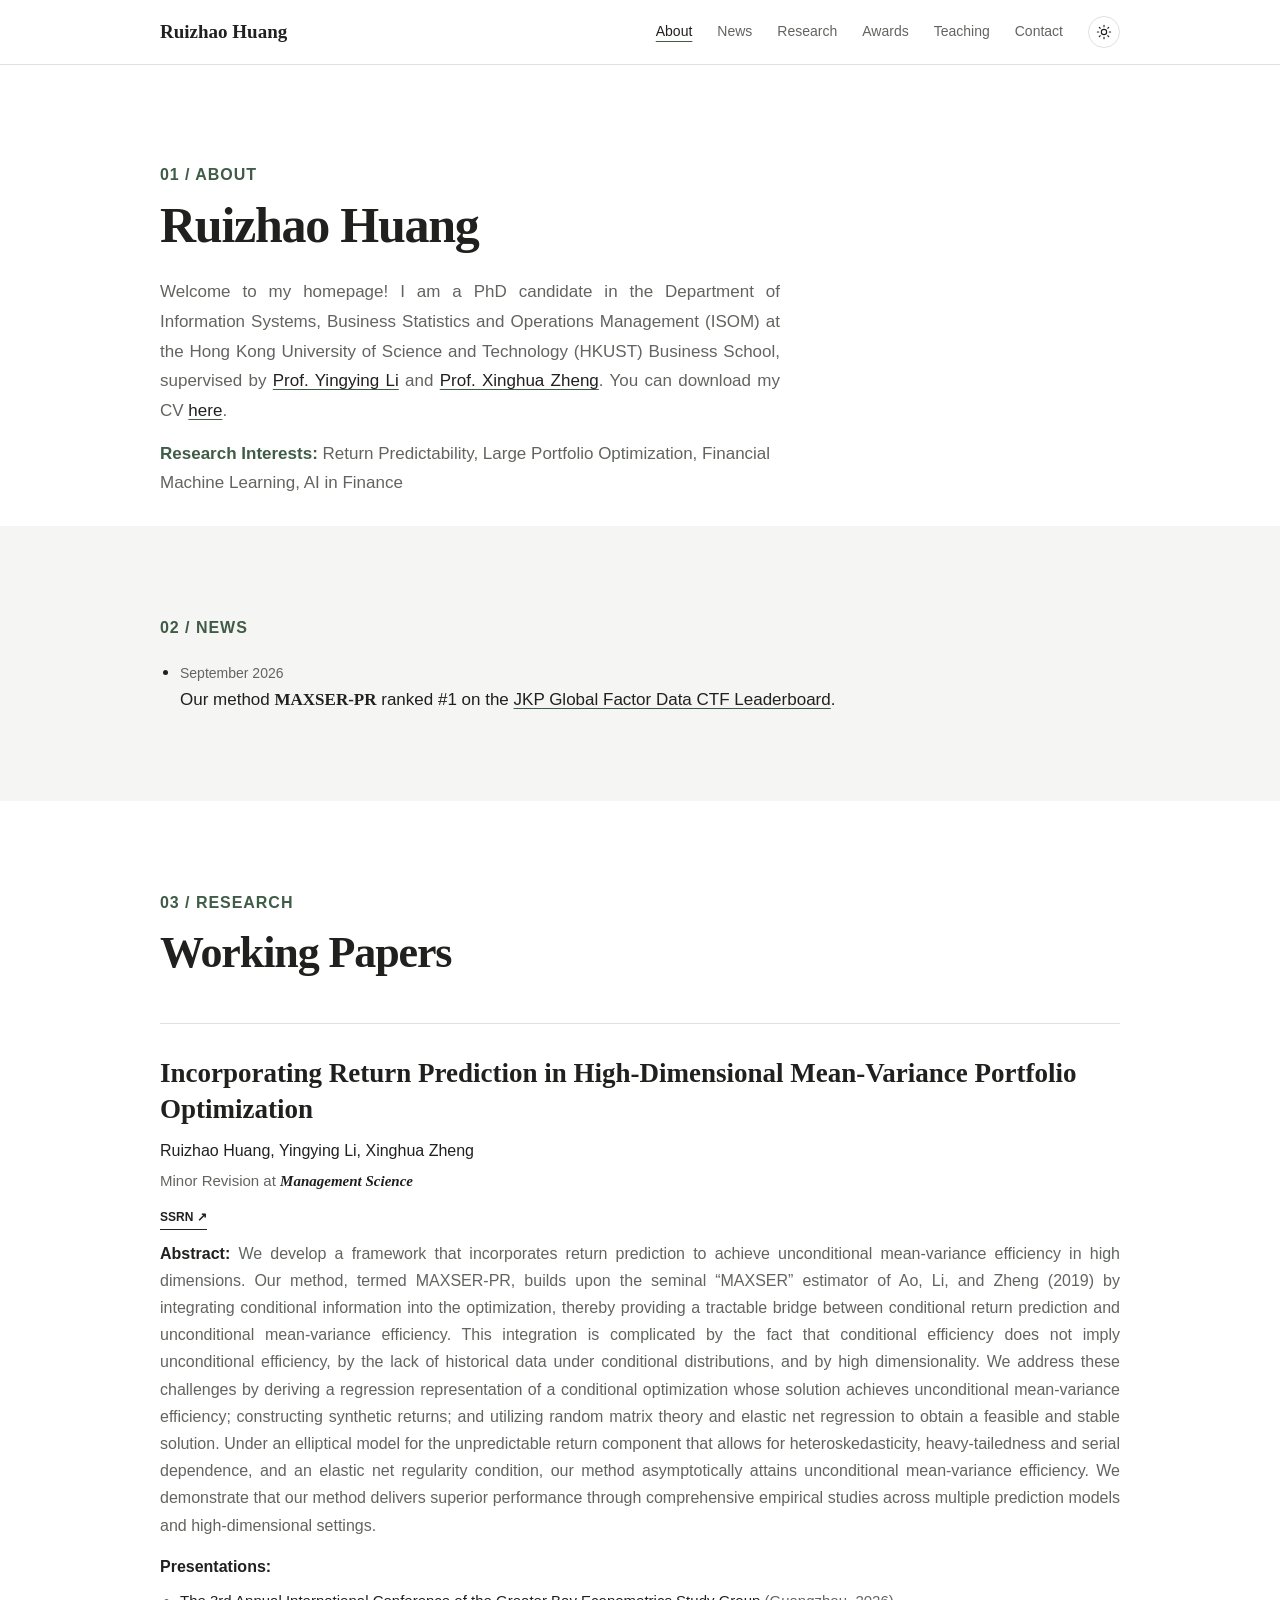
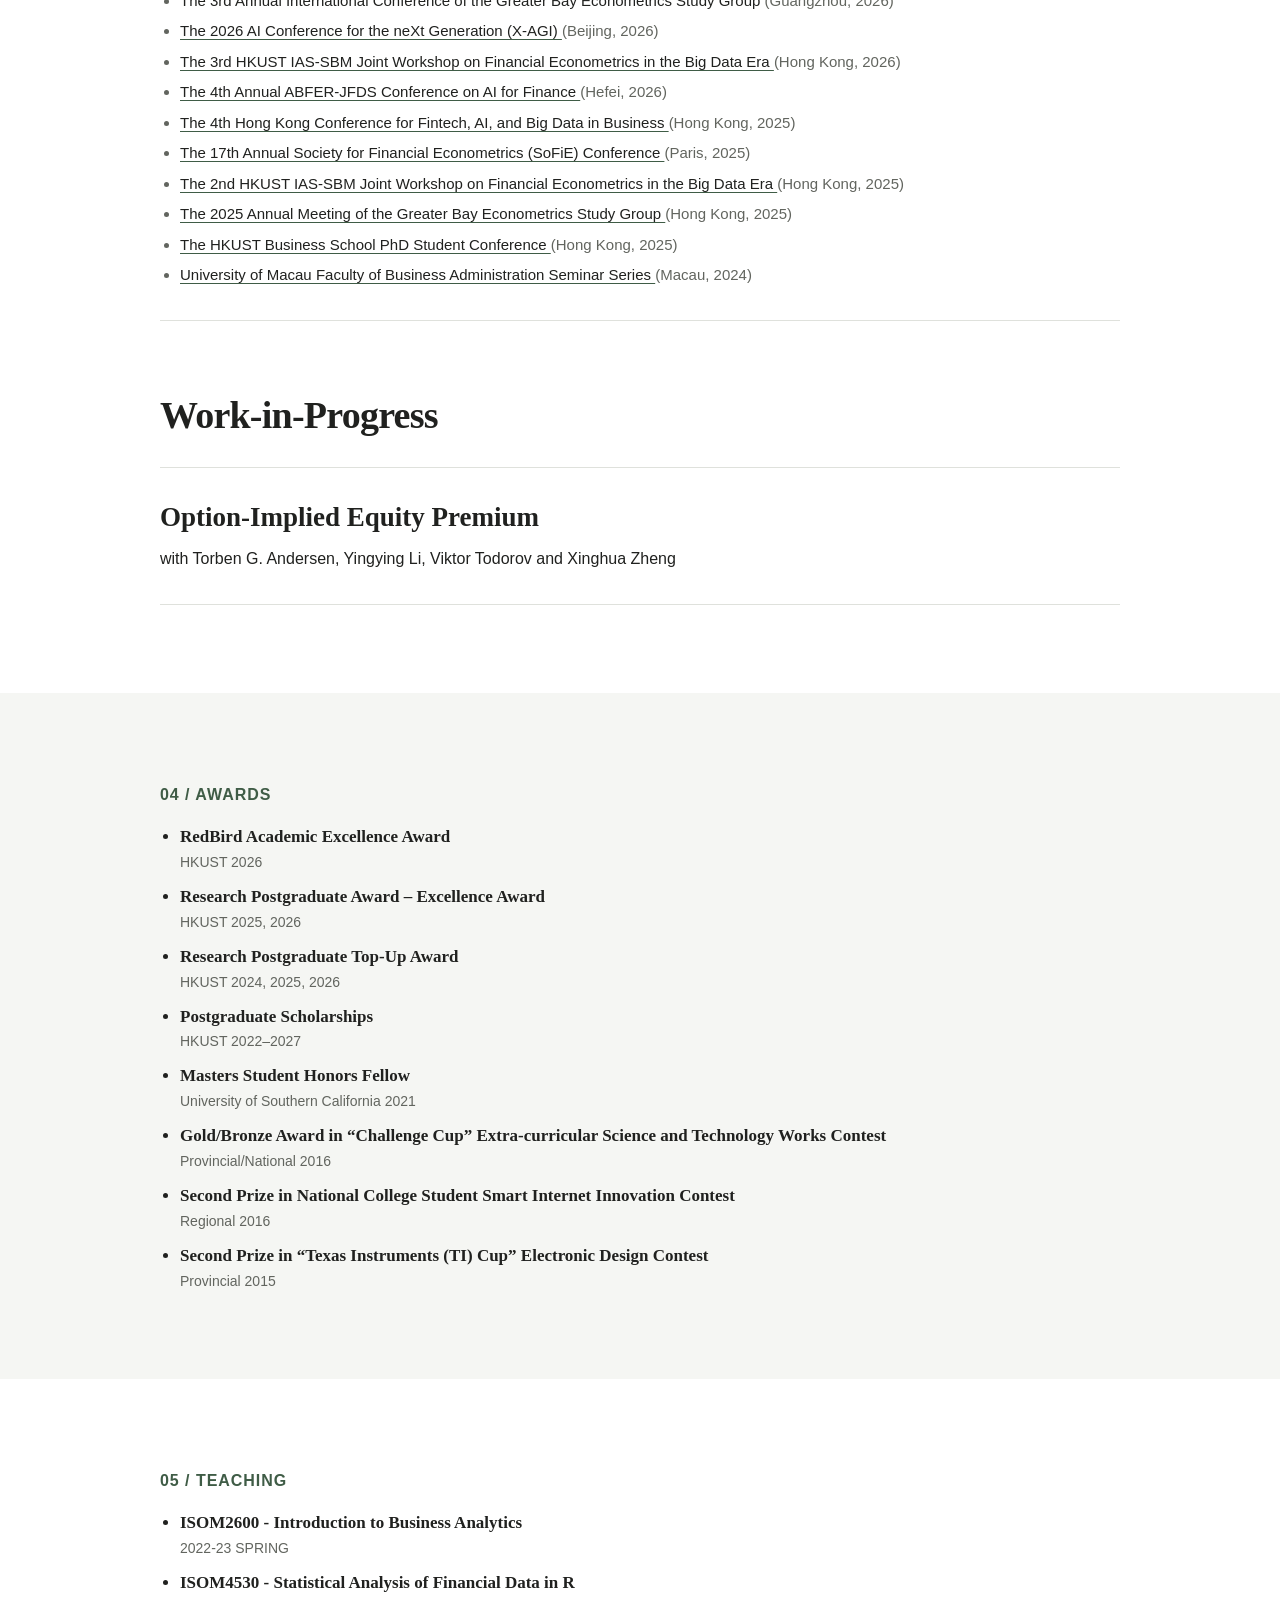
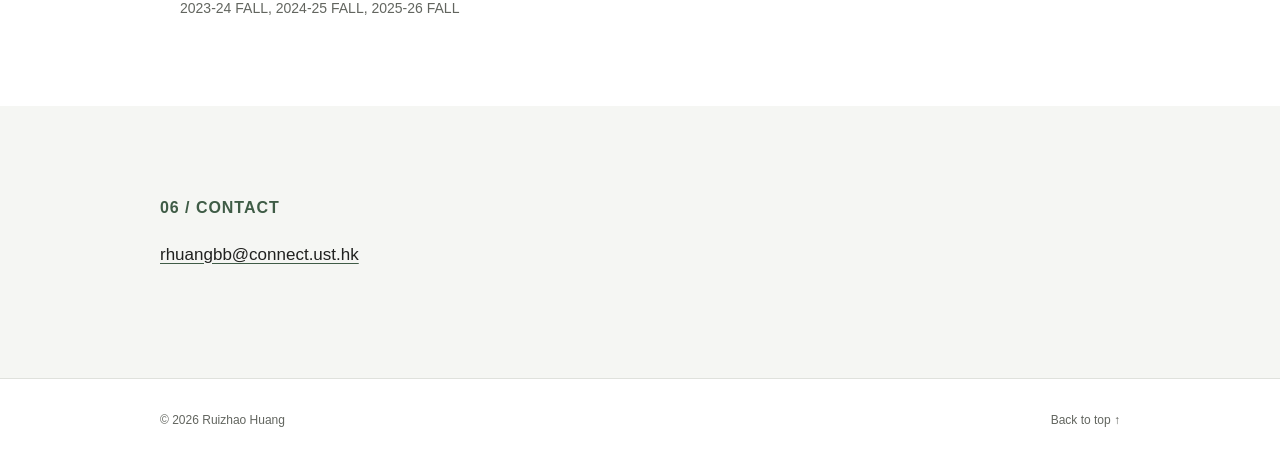
<file: index.html>
<!doctype html>
<html lang="en">
  <head>
    <meta charset="UTF-8" />
    <meta name="viewport" content="width=device-width, initial-scale=1.0" />
    <meta
      name="description"
      content="Ruizhao Huang's academic website — research interests, awards, teaching, and contact information."
    />
    <meta name="theme-color" content="#f7f7f2" />
    <title>Ruizhao Huang</title>
    <link rel="stylesheet" href="./styles.css" />
    <script src="./script.js" defer></script>
  </head>
  <body>
    <a class="skip-link" href="#main-content">Skip to main content</a>

    <header class="site-header">
      <nav class="nav container" aria-label="Main navigation">
        <a class="logo" href="#about" aria-label="Back to home">Ruizhao Huang</a>

        <button
          class="nav-toggle"
          type="button"
          aria-expanded="false"
          aria-controls="nav-menu"
          aria-label="Open navigation menu"
        >
          <span></span>
          <span></span>
        </button>

        <div class="nav-menu" id="nav-menu">
          <a href="#about">About</a>
          <a href="#news">News</a>
          <a href="#research">Research</a>
          <a href="#awards">Awards</a>
          <a href="#teaching">Teaching</a>
          <a href="#contact">Contact</a>
          <button class="theme-toggle" type="button" aria-label="Switch to dark mode">
            <svg class="sun-icon" viewBox="0 0 24 24" aria-hidden="true">
              <circle cx="12" cy="12" r="4"></circle>
              <path d="M12 2v2M12 20v2M4.93 4.93l1.42 1.42M17.66 17.66l1.41 1.41M2 12h2M20 12h2M4.93 19.07l1.42-1.42M17.66 6.34l1.41-1.41"></path>
            </svg>
            <svg class="moon-icon" viewBox="0 0 24 24" aria-hidden="true">
              <path d="M21 12.79A9 9 0 1 1 11.21 3 7 7 0 0 0 21 12.79Z"></path>
            </svg>
          </button>
        </div>
      </nav>
    </header>

    <main id="main-content">
      <section class="hero section" id="about">
        <div class="container hero-content reveal">
          <div class="hero-copy">
            <p class="section-kicker">01 / About</p>
            <h1>Ruizhao Huang</h1>
            <p class="about-intro">
              Welcome to my homepage! I am a PhD candidate in the Department of
              Information Systems, Business Statistics and Operations Management
              (ISOM) at the Hong Kong University of Science and Technology (HKUST)
              Business School, supervised by
              <a href="https://yyli.finstar.hk/" target="_blank" rel="noreferrer">Prof. Yingying Li</a>
              and
              <a href="https://xhzheng.people.ust.hk/" target="_blank" rel="noreferrer">Prof. Xinghua Zheng</a>.
              You can download my CV
              <a href="#">here</a>.
            </p>
            <p class="research-interests">
              <strong>Research Interests:</strong> Return Predictability, Large
              Portfolio Optimization, Financial Machine Learning, AI in Finance
            </p>
          </div>
          <div class="profile-photo-slot" aria-hidden="true">
            <!-- TODO: Add your profile photo here -->
          </div>
        </div>
      </section>

      <section class="section section-tinted" id="news">
        <div class="container">
          <p class="section-kicker">02 / News</p>
          <ul class="news-list">
            <li>
              <time datetime="2026-09">September 2026</time>
              Our method <strong>MAXSER-PR</strong> ranked #1 on the
              <a href="https://jkpfactors.com/ctf/leaderboard" target="_blank" rel="noreferrer">JKP Global Factor Data CTF Leaderboard</a>.
            </li>
          </ul>
        </div>
      </section>

      <section class="section" id="research">
        <div class="container">
          <div class="section-heading reveal">
            <div>
              <p class="section-kicker">03 / Research</p>
              <h2>Working Papers</h2>
            </div>
          </div>

          <div class="research-list">
            <!-- TODO: Replace these entries with your working papers -->
            <article class="research-item reveal">
              <h3>
                Incorporating Return Prediction in High-Dimensional Mean-Variance
                Portfolio Optimization
              </h3>
              <p class="research-methods">
                Ruizhao Huang, Yingying Li, Xinghua Zheng
              </p>
              <p class="paper-status">
                Minor Revision at <strong><em>Management Science</em></strong>
              </p>
              <div class="research-links">
                <a
                  href="https://papers.ssrn.com/sol3/papers.cfm?abstract_id=5801843"
                  target="_blank"
                  rel="noreferrer"
                >SSRN ↗</a>
              </div>
              <p class="paper-abstract">
                <strong>Abstract:</strong> We develop a framework that incorporates
                return prediction to achieve unconditional mean-variance efficiency
                in high dimensions. Our method, termed MAXSER-PR, builds upon the
                seminal “MAXSER” estimator of Ao, Li, and Zheng (2019) by integrating
                conditional information into the optimization, thereby providing a
                tractable bridge between conditional return prediction and
                unconditional mean-variance efficiency. This integration is
                complicated by the fact that conditional efficiency does not imply
                unconditional efficiency, by the lack of historical data under
                conditional distributions, and by high dimensionality. We address
                these challenges by deriving a regression representation of a
                conditional optimization whose solution achieves unconditional
                mean-variance efficiency; constructing synthetic returns; and
                utilizing random matrix theory and elastic net regression to obtain
                a feasible and stable solution. Under an elliptical model for the
                unpredictable return component that allows for heteroskedasticity,
                heavy-tailedness and serial dependence, and an elastic net regularity
                condition, our method asymptotically attains unconditional
                mean-variance efficiency. We demonstrate that our method delivers
                superior performance through comprehensive empirical studies across
                multiple prediction models and high-dimensional settings.
              </p>
              <p class="paper-presentations"><strong>Presentations:</strong></p>
              <ul class="presentation-list">
                <li>
                  <span>
                    The 3rd Annual International Conference of the Greater Bay
                    Econometrics Study Group
                  </span>
                  (Guangzhou, 2026)
                </li>
                <li>
                  <a href="https://www.x-agi.cc/" target="_blank" rel="noreferrer">
                    The 2026 AI Conference for the neXt Generation (X-AGI)
                  </a>
                  (Beijing, 2026)
                </li>
                <li>
                  <a href="http://ias.ust.hk/events/202608fbe/home.php" target="_blank" rel="noreferrer">
                    The 3rd HKUST IAS-SBM Joint Workshop on Financial Econometrics
                    in the Big Data Era
                  </a>
                  (Hong Kong, 2026)
                </li>
                <li>
                  <a href="https://ai4f2026.com/#/home" target="_blank" rel="noreferrer">
                    The 4th Annual ABFER-JFDS Conference on AI for Finance
                  </a>
                  (Hefei, 2026)
                </li>
                <li>
                  <a href="https://cityuhkfintech.com/2025-conference/" target="_blank" rel="noreferrer">
                    The 4th Hong Kong Conference for Fintech, AI, and Big Data in
                    Business
                  </a>
                  (Hong Kong, 2025)
                </li>
                <li>
                  <a href="https://sofie-conference2025.essec.edu/" target="_blank" rel="noreferrer">
                    The 17th Annual Society for Financial Econometrics (SoFiE)
                    Conference
                  </a>
                  (Paris, 2025)
                </li>
                <li>
                  <a href="http://ias.ust.hk/events/202508fbe/home.php" target="_blank" rel="noreferrer">
                    The 2nd HKUST IAS-SBM Joint Workshop on Financial Econometrics
                    in the Big Data Era
                  </a>
                  (Hong Kong, 2025)
                </li>
                <li>
                  <a href="https://2025amgbesg.hkust.edu.hk/" target="_blank" rel="noreferrer">
                    The 2025 Annual Meeting of the Greater Bay Econometrics Study
                    Group
                  </a>
                  (Hong Kong, 2025)
                </li>
                <li>
                  <a href="https://bm.hkust.edu.hk/events/2025/05/hkust-business-school-phd-student-conference" target="_blank" rel="noreferrer">
                    The HKUST Business School PhD Student Conference
                  </a>
                  (Hong Kong, 2025)
                </li>
                <li>
                  <a href="https://fba.um.edu.mo/fba-seminar-series-145/" target="_blank" rel="noreferrer">
                    University of Macau Faculty of Business Administration Seminar
                    Series
                  </a>
                  (Macau, 2024)
                </li>
              </ul>
            </article>
          </div>

          <div class="research-group">
            <h2 class="research-subheading reveal">Work-in-Progress</h2>
            <div class="research-list">
              <!-- TODO: Replace these entries with your ongoing projects -->
              <article class="research-item reveal">
                <h3>Option-Implied Equity Premium</h3>
                <p class="research-methods">
                  with Torben G. Andersen, Yingying Li, Viktor Todorov and
                  Xinghua Zheng
                </p>
              </article>
            </div>
          </div>
        </div>
      </section>

      <section class="section section-tinted" id="awards">
        <div class="container">
          <p class="section-kicker">04 / Awards</p>
          <ul class="awards-list">
            <li>
              RedBird Academic Excellence Award
              <span>HKUST 2026</span>
            </li>
            <li>
              Research Postgraduate Award – Excellence Award
              <span>HKUST 2025, 2026</span>
            </li>
            <li>
              Research Postgraduate Top-Up Award
              <span>HKUST 2024, 2025, 2026</span>
            </li>
            <li>
              Postgraduate Scholarships
              <span>HKUST 2022–2027</span>
            </li>
            <li>
              Masters Student Honors Fellow
              <span>University of Southern California 2021</span>
            </li>
            <li>
              Gold/Bronze Award in “Challenge Cup” Extra-curricular Science
              and Technology Works Contest
              <span>Provincial/National 2016</span>
            </li>
            <li>
              Second Prize in National College Student Smart Internet
              Innovation Contest
              <span>Regional 2016</span>
            </li>
            <li>
              Second Prize in “Texas Instruments (TI) Cup” Electronic Design
              Contest
              <span>Provincial 2015</span>
            </li>
          </ul>
        </div>
      </section>

      <section class="section" id="teaching">
        <div class="container">
          <p class="section-kicker">05 / Teaching</p>
          <ul class="teaching-list">
            <li>
              ISOM2600 - Introduction to Business Analytics
              <span>2022-23 SPRING</span>
            </li>
            <li>
              ISOM4530 - Statistical Analysis of Financial Data in R
              <span>2023-24 FALL, 2024-25 FALL, 2025-26 FALL</span>
            </li>
          </ul>
        </div>
      </section>

      <section class="section section-tinted contact-section" id="contact">
        <div class="container contact-wrap reveal">
          <p class="section-kicker">06 / Contact</p>
          <p>
            <a href="mailto:rhuangbb@connect.ust.hk">rhuangbb@connect.ust.hk</a>
          </p>
        </div>
      </section>

    </main>

    <footer class="site-footer">
      <div class="container footer-inner">
        <p>© <span id="current-year"></span> Ruizhao Huang</p>
        <a href="#about">Back to top ↑</a>
      </div>
    </footer>

    <div class="visitor-map" hidden>
      <script
        type="text/javascript"
        id="mapmyvisitors"
        src="https://mapmyvisitors.com/map.js?cl=ffffff&w=a&t=n&d=XCSBU29m-A_ElmMcdtWVGep9CwU2wM-Lha6Alp5WOwQ"
      ></script>
    </div>
  </body>
</html>
</file>
<file: styles.css>
:root {
  --bg: #ffffff;
  --surface: #f5f6f3;
  --text: #20211f;
  --muted: #62655f;
  --line: #dfe1dc;
  --accent: #3f5c46;
  --max-width: 960px;
  --sans: -apple-system, BlinkMacSystemFont, "Segoe UI", Helvetica, Arial, sans-serif;
  --serif: Georgia, "Times New Roman", serif;
}

[data-theme="dark"] {
  --bg: #171916;
  --surface: #20231f;
  --text: #eff1ec;
  --muted: #adb1a9;
  --line: #3a3e38;
  --accent: #a8bea9;
}

*,
*::before,
*::after {
  box-sizing: border-box;
}

html {
  scroll-behavior: smooth;
  scroll-padding-top: 72px;
}

body {
  margin: 0;
  color: var(--text);
  background: var(--bg);
  font-family: var(--sans);
  font-size: 16px;
  line-height: 1.7;
  -webkit-font-smoothing: antialiased;
}

body.menu-open {
  overflow: hidden;
}

a {
  color: inherit;
  text-decoration: none;
}

button {
  color: inherit;
  font: inherit;
}

strong {
  font-weight: 600;
}

.container {
  width: min(calc(100% - 48px), var(--max-width));
  margin-inline: auto;
}

.skip-link {
  position: fixed;
  top: 10px;
  left: 10px;
  z-index: 1000;
  padding: 7px 12px;
  color: var(--bg);
  background: var(--text);
  transform: translateY(-150%);
}

.skip-link:focus {
  transform: translateY(0);
}

:focus-visible {
  outline: 2px solid var(--accent);
  outline-offset: 3px;
}

.site-header {
  position: sticky;
  top: 0;
  z-index: 100;
  background: color-mix(in srgb, var(--bg) 95%, transparent);
  border-bottom: 1px solid var(--line);
  backdrop-filter: blur(8px);
  -webkit-backdrop-filter: blur(8px);
}

.nav {
  display: flex;
  min-height: 64px;
  align-items: center;
  justify-content: space-between;
}

.logo {
  position: relative;
  z-index: 102;
  font-family: var(--serif);
  font-size: 19px;
  font-weight: 700;
}

.nav-menu {
  display: flex;
  align-items: center;
  gap: 25px;
}

.nav-menu > a {
  padding: 4px 0;
  color: var(--muted);
  font-size: 14px;
}

.nav-menu > a:hover,
.nav-menu > a.active {
  color: var(--text);
  text-decoration: underline;
  text-decoration-color: var(--accent);
  text-underline-offset: 5px;
}

.theme-toggle,
.nav-toggle {
  border: 0;
  background: transparent;
  cursor: pointer;
}

.theme-toggle {
  display: grid;
  width: 32px;
  height: 32px;
  padding: 7px;
  border: 1px solid var(--line);
  border-radius: 50%;
  place-items: center;
}

.theme-toggle svg {
  width: 16px;
  fill: none;
  stroke: currentColor;
  stroke-linecap: round;
  stroke-linejoin: round;
  stroke-width: 1.7;
}

.moon-icon {
  display: none;
}

[data-theme="dark"] .sun-icon {
  display: none;
}

[data-theme="dark"] .moon-icon {
  display: block;
}

.nav-toggle {
  position: relative;
  z-index: 102;
  display: none;
  width: 36px;
  height: 36px;
  padding: 8px;
}

.nav-toggle span {
  display: block;
  width: 20px;
  height: 1px;
  background: currentColor;
  transition: transform 0.2s ease;
}

.nav-toggle span + span {
  margin-top: 6px;
}

.section {
  padding: 88px 0;
}

.section-tinted {
  background: var(--surface);
}

.hero {
  padding: 96px 0 28px;
}

.hero-content {
  display: grid;
  grid-template-columns: minmax(0, 620px) 1fr;
  gap: 64px;
  align-items: start;
}

.hero-copy {
  width: 100%;
}

.hero h1 {
  margin: 0;
  font-family: var(--serif);
  font-size: clamp(38px, 5vw, 50px);
  line-height: 1.1;
  letter-spacing: -0.025em;
}

.about-intro {
  width: 100%;
  margin: 24px 0 0;
  color: var(--muted);
  font-size: 17px;
  line-height: 1.75;
  text-align: justify;
  text-align-last: left;
}

.about-intro a {
  color: var(--text);
  text-decoration: underline;
  text-decoration-color: var(--accent);
  text-underline-offset: 3px;
}

.research-interests {
  width: 100%;
  margin: 14px 0 0;
  color: var(--muted);
  font-size: 17px;
}

.research-interests strong {
  color: var(--accent);
}

.profile-photo-slot {
  min-height: 1px;
}

.section-heading {
  max-width: 680px;
  margin-bottom: 44px;
}

.section-heading-row {
  display: flex;
  max-width: none;
  align-items: end;
  justify-content: space-between;
  gap: 32px;
}

.section-kicker {
  margin: 0 0 10px;
  color: var(--accent);
  font-size: 16px;
  font-weight: 600;
  letter-spacing: 0.06em;
  text-transform: uppercase;
}

.section-heading h2,
.contact-wrap h2 {
  margin: 0;
  font-family: var(--serif);
  font-size: clamp(34px, 5vw, 44px);
  line-height: 1.2;
  letter-spacing: -0.025em;
}

.text-link {
  flex: 0 0 auto;
  padding-bottom: 2px;
  border-bottom: 1px solid var(--text);
  font-size: 13px;
  font-weight: 600;
}

.research-list {
  border-top: 1px solid var(--line);
}

.research-group {
  margin-top: 72px;
}

.research-subheading {
  margin: 0 0 28px;
  font-family: var(--serif);
  font-size: clamp(30px, 4vw, 38px);
  line-height: 1.2;
  letter-spacing: -0.02em;
}

.research-item {
  padding: 32px 0;
  border-bottom: 1px solid var(--line);
}

.research-item h3 {
  margin: 0 0 9px;
  font-family: var(--serif);
  font-size: 27px;
  line-height: 1.3;
}

.research-item > p {
  width: 100%;
  margin: 0;
  color: var(--muted);
}

.research-item .paper-abstract {
  margin-top: 10px;
  text-align: justify;
  text-align-last: left;
}

.paper-abstract > strong {
  color: var(--text);
}

.research-item .paper-presentations {
  margin-top: 14px;
  color: var(--text);
}

.presentation-list {
  margin: 8px 0 0;
  padding-left: 20px;
  color: var(--muted);
  font-size: 15px;
}

.presentation-list li + li {
  margin-top: 5px;
}

.presentation-list a,
.presentation-list span {
  color: var(--text);
}

.presentation-list a {
  text-decoration: underline;
  text-decoration-color: var(--accent);
  text-underline-offset: 3px;
}

.research-item .paper-status {
  margin-top: 4px;
  font-size: 15px;
}

.paper-status strong {
  color: var(--text);
  font-family: var(--serif);
}

.research-item .research-methods {
  margin-top: 10px;
  color: var(--text);
  font-size: 16px;
  font-weight: 500;
}

.research-links {
  display: flex;
  gap: 18px;
  margin-top: 13px;
}

.research-links a {
  padding-bottom: 1px;
  border-bottom: 1px solid currentColor;
  font-size: 12px;
  font-weight: 600;
}

.teaching-list,
.awards-list {
  margin: 18px 0 0;
  padding-left: 20px;
  font-family: var(--serif);
  font-size: 17px;
  font-weight: 700;
  line-height: 1.35;
}

.teaching-list li + li,
.awards-list li + li {
  margin-top: 14px;
}

.teaching-list span,
.awards-list span {
  display: block;
  margin-top: 4px;
  color: var(--muted);
  font-family: var(--sans);
  font-size: 14px;
  font-weight: 400;
}

.news-list {
  margin: 18px 0 0;
  padding-left: 20px;
  font-size: 17px;
  line-height: 1.6;
}

.news-list li + li {
  margin-top: 16px;
}

.news-list time {
  display: block;
  margin-bottom: 2px;
  color: var(--muted);
  font-size: 14px;
}

.news-list strong {
  font-family: var(--serif);
  font-size: 17px;
  font-weight: 700;
}

.news-list a {
  text-decoration: underline;
  text-decoration-color: var(--accent);
  text-underline-offset: 3px;
}

.contact-section {
  text-align: left;
}

.contact-wrap {
  display: block;
}

.contact-wrap > p:not(.section-kicker) {
  max-width: 600px;
  margin: 20px 0;
  color: var(--muted);
}

.contact-wrap a {
  color: var(--text);
  font-size: 17px;
  text-decoration: underline;
  text-decoration-color: var(--accent);
  text-underline-offset: 3px;
}

.visitor-map {
  display: none;
}

.site-footer {
  border-top: 1px solid var(--line);
}

.footer-inner {
  display: flex;
  min-height: 84px;
  align-items: center;
  justify-content: space-between;
  color: var(--muted);
  font-size: 12px;
}

.footer-inner a:hover {
  color: var(--text);
  text-decoration: underline;
}

.reveal {
  opacity: 1;
  transform: none;
}

@media (max-width: 800px) {
  .container {
    width: min(calc(100% - 36px), var(--max-width));
  }

  .site-header {
    backdrop-filter: none;
    -webkit-backdrop-filter: none;
  }

  .nav-toggle {
    display: block;
  }

  .nav-toggle[aria-expanded="true"] span:first-child {
    transform: translateY(3.5px) rotate(45deg);
  }

  .nav-toggle[aria-expanded="true"] span:last-child {
    transform: translateY(-3.5px) rotate(-45deg);
  }

  .nav-menu {
    position: fixed;
    z-index: 101;
    inset: 64px 0 auto;
    display: none;
    padding: 22px 18px 28px;
    align-items: flex-start;
    flex-direction: column;
    gap: 14px;
    background: var(--bg);
    border-bottom: 1px solid var(--line);
  }

  .nav-menu.open {
    display: flex;
  }

  .nav-menu > a {
    font-size: 17px;
  }

  .theme-toggle {
    margin-top: 5px;
  }

  .hero {
    padding: 72px 0 20px;
  }

  .hero-content {
    grid-template-columns: 1fr;
    gap: 0;
  }

  .profile-photo-slot {
    display: none;
  }

  .section {
    padding: 70px 0;
  }

  .section-heading-row {
    align-items: flex-start;
    flex-direction: column;
    gap: 15px;
  }

  .footer-inner {
    padding: 24px 0;
    align-items: flex-start;
    flex-direction: column;
    gap: 5px;
  }
}

@media (max-width: 480px) {
  .hero h1 {
    font-size: 38px;
  }
}

@media (prefers-reduced-motion: reduce) {
  html {
    scroll-behavior: auto;
  }

  *,
  *::before,
  *::after {
    transition-duration: 0.01ms !important;
  }
}
</file>
